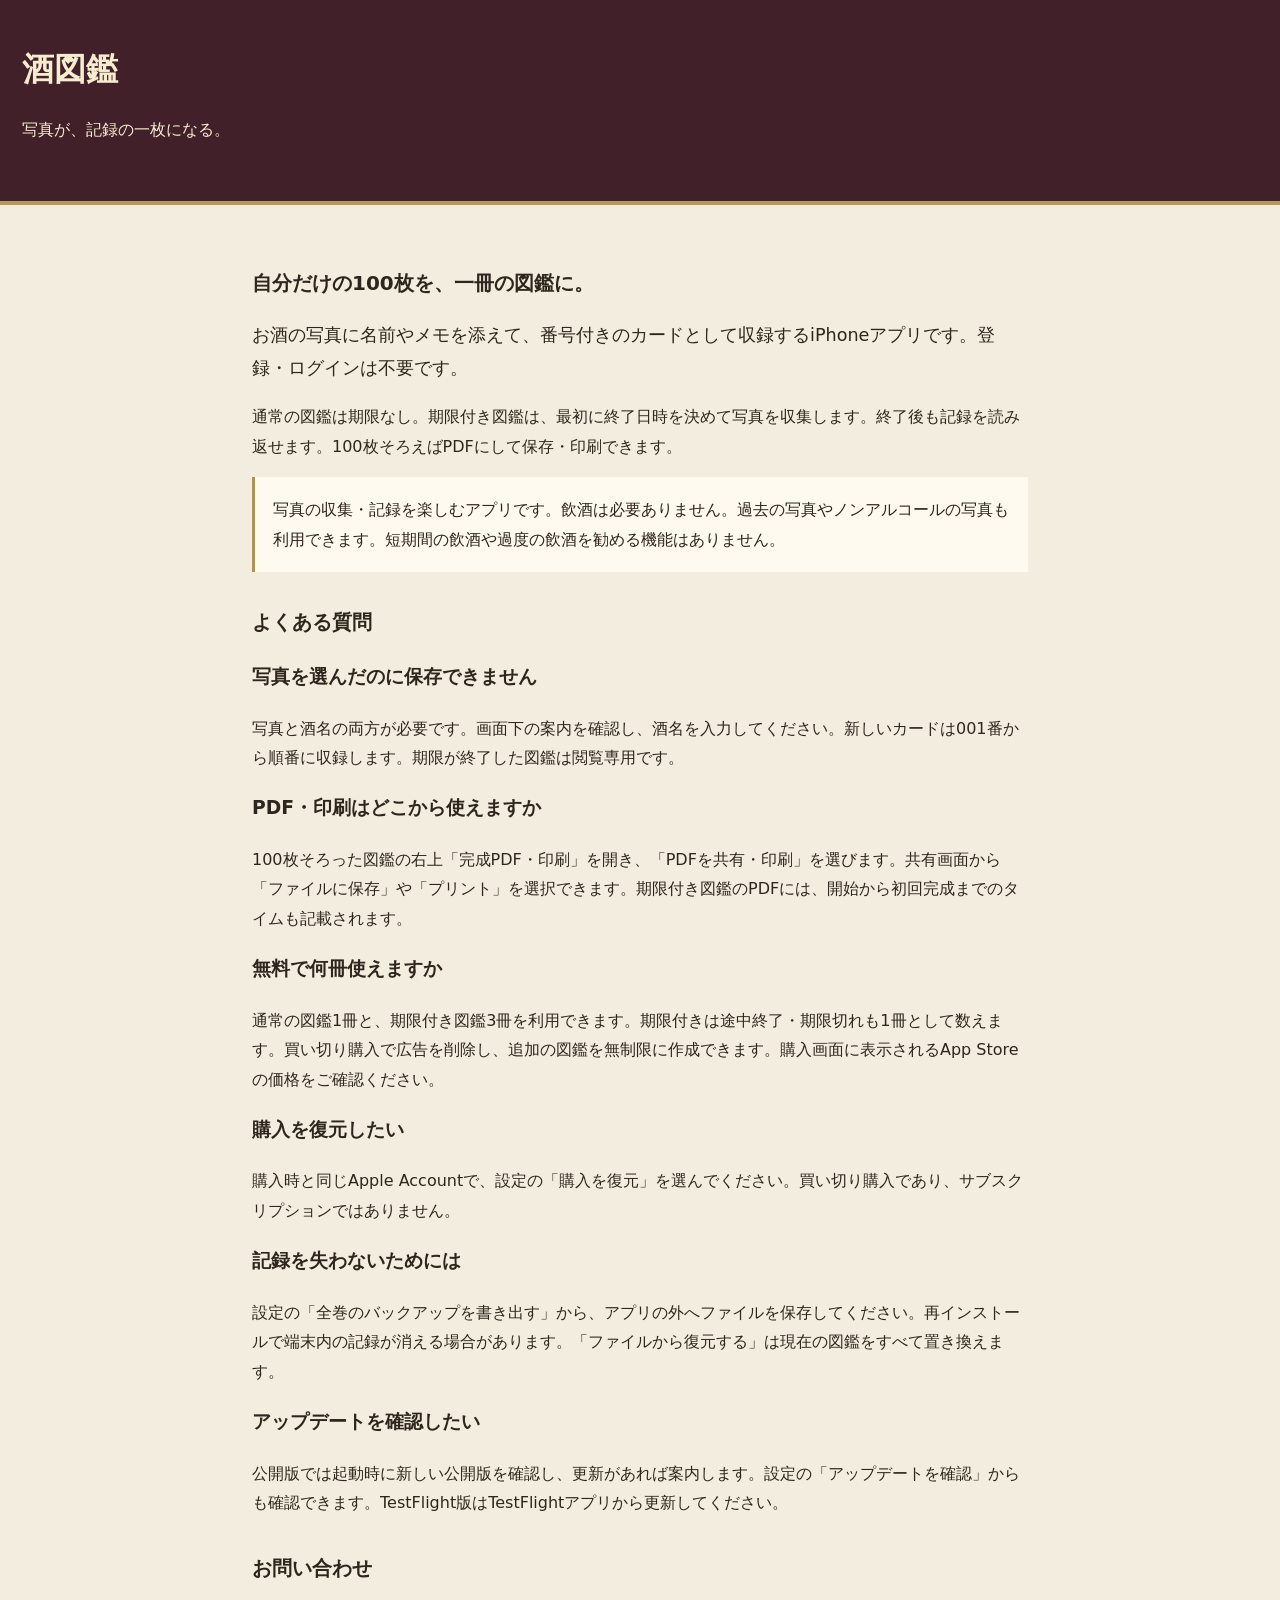
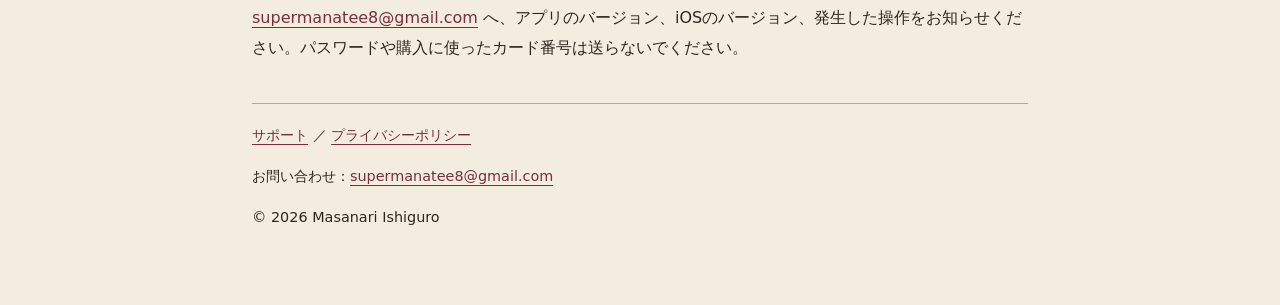
<file: sake-zukan/index.html>
<!doctype html><html lang="ja"><head><meta charset="utf-8"><meta name="viewport" content="width=device-width,initial-scale=1"><title>サポート｜酒図鑑</title><meta name="description" content="酒図鑑の公式サポートとプライバシーに関するご案内。"><style>:root{color-scheme:light}*{box-sizing:border-box}body{margin:0;background:#f3eddf;color:#30251e;font-family:system-ui,-apple-system,sans-serif;line-height:1.85}header{background:#41202a;color:#f6edcf;padding:40px 22px;border-bottom:4px solid #b49a59}main{max-width:820px;margin:auto;padding:28px 22px 60px}h1{font-family:serif;margin:0;font-size:2rem}h2{font-size:1.25rem;margin-top:32px}a{color:#792e3e;text-underline-offset:4px}header a{color:#f6edcf}.lead{font-size:1.1rem}.note{background:#fffaf0;padding:18px;border-left:3px solid #ae9454}footer{margin-top:40px;border-top:1px solid #baa984;padding-top:18px;font-size:.9rem}li{margin-bottom:8px}</style></head><body><header><h1>酒図鑑</h1><p>写真が、記録の一枚になる。</p></header><main><h2>自分だけの100枚を、一冊の図鑑に。</h2><p class="lead">お酒の写真に名前やメモを添えて、番号付きのカードとして収録するiPhoneアプリです。登録・ログインは不要です。</p><p>通常の図鑑は期限なし。期限付き図鑑は、最初に終了日時を決めて写真を収集します。終了後も記録を読み返せます。100枚そろえばPDFにして保存・印刷できます。</p><div class="note">写真の収集・記録を楽しむアプリです。飲酒は必要ありません。過去の写真やノンアルコールの写真も利用できます。短期間の飲酒や過度の飲酒を勧める機能はありません。</div><h2>よくある質問</h2><h3>写真を選んだのに保存できません</h3><p>写真と酒名の両方が必要です。画面下の案内を確認し、酒名を入力してください。新しいカードは001番から順番に収録します。期限が終了した図鑑は閲覧専用です。</p><h3>PDF・印刷はどこから使えますか</h3><p>100枚そろった図鑑の右上「完成PDF・印刷」を開き、「PDFを共有・印刷」を選びます。共有画面から「ファイルに保存」や「プリント」を選択できます。期限付き図鑑のPDFには、開始から初回完成までのタイムも記載されます。</p><h3>無料で何冊使えますか</h3><p>通常の図鑑1冊と、期限付き図鑑3冊を利用できます。期限付きは途中終了・期限切れも1冊として数えます。買い切り購入で広告を削除し、追加の図鑑を無制限に作成できます。購入画面に表示されるApp Storeの価格をご確認ください。</p><h3>購入を復元したい</h3><p>購入時と同じApple Accountで、設定の「購入を復元」を選んでください。買い切り購入であり、サブスクリプションではありません。</p><h3>記録を失わないためには</h3><p>設定の「全巻のバックアップを書き出す」から、アプリの外へファイルを保存してください。再インストールで端末内の記録が消える場合があります。「ファイルから復元する」は現在の図鑑をすべて置き換えます。</p><h3>アップデートを確認したい</h3><p>公開版では起動時に新しい公開版を確認し、更新があれば案内します。設定の「アップデートを確認」からも確認できます。TestFlight版はTestFlightアプリから更新してください。</p><h2>お問い合わせ</h2><p><a href="mailto:supermanatee8@gmail.com?subject=酒図鑑のお問い合わせ">supermanatee8@gmail.com</a> へ、アプリのバージョン、iOSのバージョン、発生した操作をお知らせください。パスワードや購入に使ったカード番号は送らないでください。</p><footer><a href="./">サポート</a> ／ <a href="privacy.html">プライバシーポリシー</a><p>お問い合わせ：<a href="mailto:supermanatee8@gmail.com">supermanatee8@gmail.com</a></p><p>© 2026 Masanari Ishiguro</p></footer></main></body></html>
</file>
